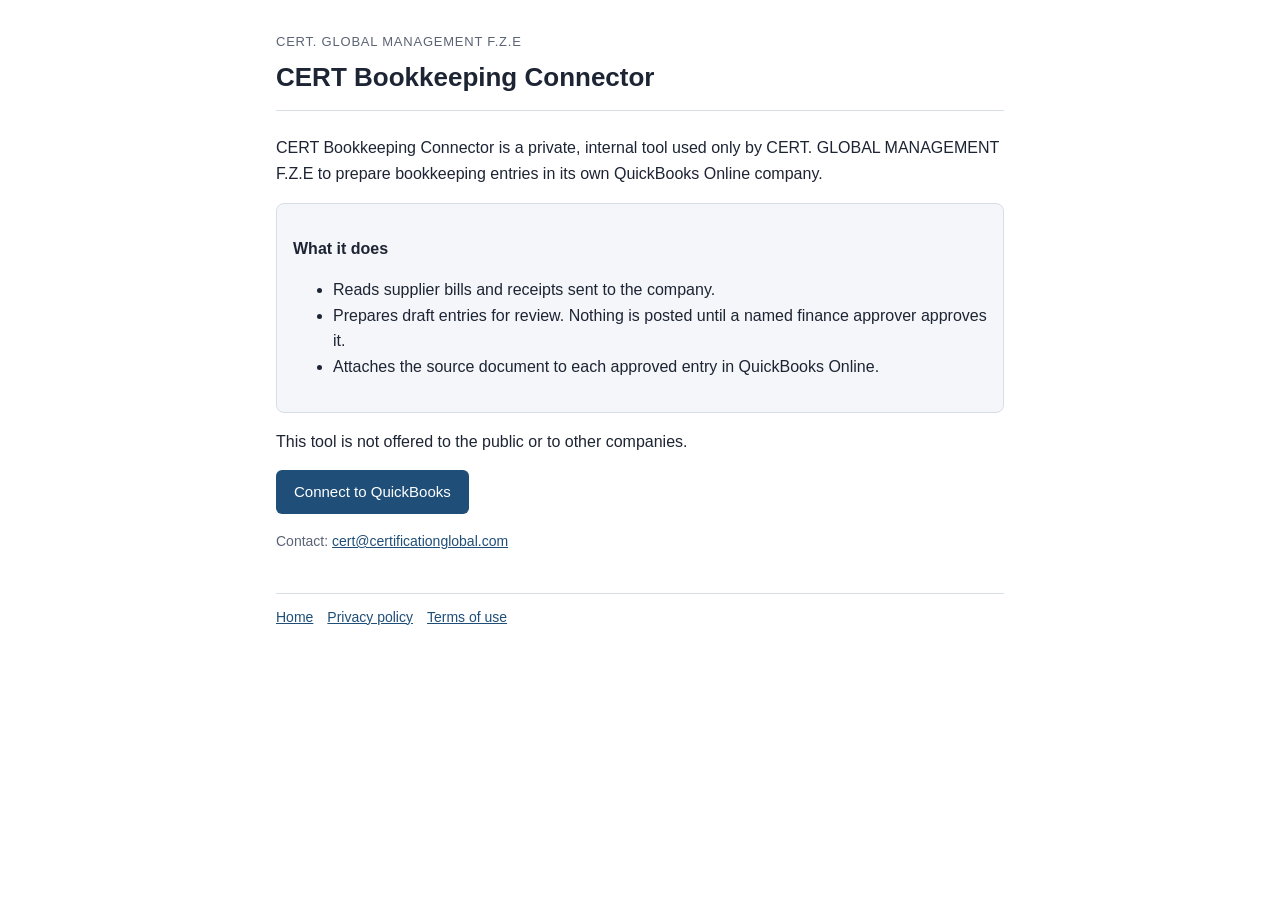
<file: index.html>
<!doctype html>
<html lang="en"><head><meta charset="utf-8"><meta name="viewport" content="width=device-width,initial-scale=1"><title>CERT Bookkeeping Connector</title><link rel="stylesheet" href="style.css"></head><body><main>
<header><div class="co">CERT. GLOBAL MANAGEMENT F.Z.E</div><h1>CERT Bookkeeping Connector</h1></header>
<p>CERT Bookkeeping Connector is a private, internal tool used only by CERT. GLOBAL MANAGEMENT F.Z.E to prepare bookkeeping entries in its own QuickBooks Online company.</p>
<div class="box">
<p><b>What it does</b></p>
<ul><li>Reads supplier bills and receipts sent to the company.</li>
<li>Prepares draft entries for review. Nothing is posted until a named finance approver approves it.</li>
<li>Attaches the source document to each approved entry in QuickBooks Online.</li></ul>
</div>
<p>This tool is not offered to the public or to other companies.</p>
<p><a class="btn" href="connect.html">Connect to QuickBooks</a></p>
<p class="muted">Contact: <a href="mailto:cert@certificationglobal.com">cert@certificationglobal.com</a></p>
<nav><a href="index.html">Home</a><a href="privacy.html">Privacy policy</a><a href="terms.html">Terms of use</a></nav></main></body></html>
</file>
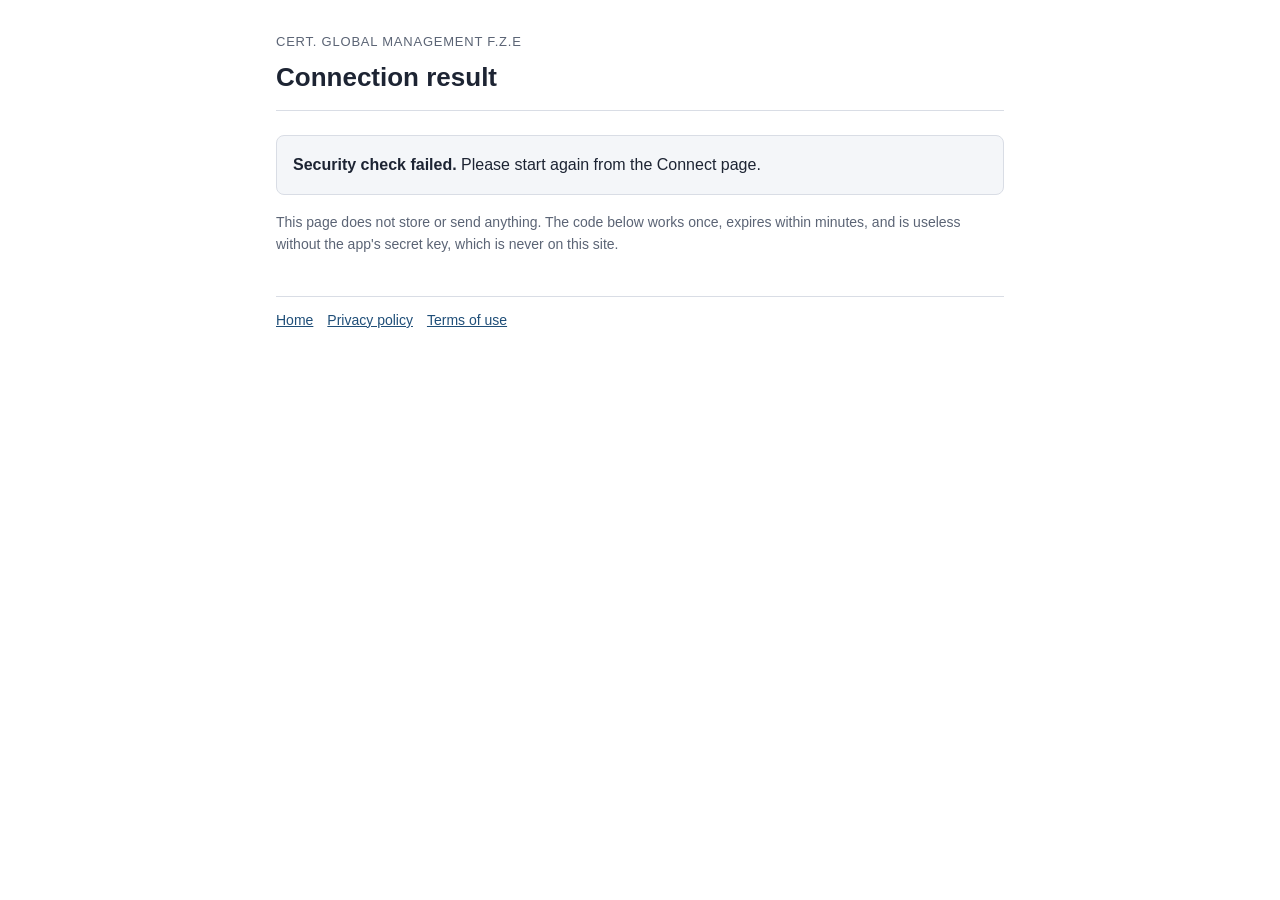
<file: callback.html>
<!doctype html>
<html lang="en"><head><meta charset="utf-8"><meta name="viewport" content="width=device-width,initial-scale=1"><title>Connection result</title><link rel="stylesheet" href="style.css"></head><body><main>
<header><div class="co">CERT. GLOBAL MANAGEMENT F.Z.E</div><h1>Connection result</h1></header>
<div id="out" class="box">Reading the response...</div>
<p class="muted">This page does not store or send anything. The code below works once, expires within minutes, and is useless without the app's secret key, which is never on this site.</p>
<script>
(function () {
  const p = new URLSearchParams(location.search), out = document.getElementById("out");
  const esc = s => String(s).replace(/[&<>"']/g, c => ({"&":"&amp;","<":"&lt;",">":"&gt;",'"':"&quot;","'":"&#39;"}[c]));
  if (p.get("error")) { out.innerHTML = "<b>Connection not completed:</b> " + esc(p.get("error")); return; }
  const expected = sessionStorage.getItem("oauth_state");
  sessionStorage.removeItem("oauth_state");
  if (!p.get("code") || !expected || p.get("state") !== expected) {
    out.innerHTML = "<b>Security check failed.</b> Please start again from the Connect page."; return; }
  out.innerHTML = "<p><b>Approved.</b> Copy the line below into the CERT Bookkeeping Connector app now:</p>" +
    "<p><code id='c'>" + esc(p.get("code")) + " " + esc(p.get("realmId") || "") + "</code></p>" +
    "<button class='btn' id='cp'>Copy</button>";
  document.getElementById("cp").onclick = () => navigator.clipboard.writeText(document.getElementById("c").textContent);
  history.replaceState(null, "", location.pathname);   // remove the code from the address bar
})();
</script>
<nav><a href="index.html">Home</a><a href="privacy.html">Privacy policy</a><a href="terms.html">Terms of use</a></nav></main></body></html>
</file>
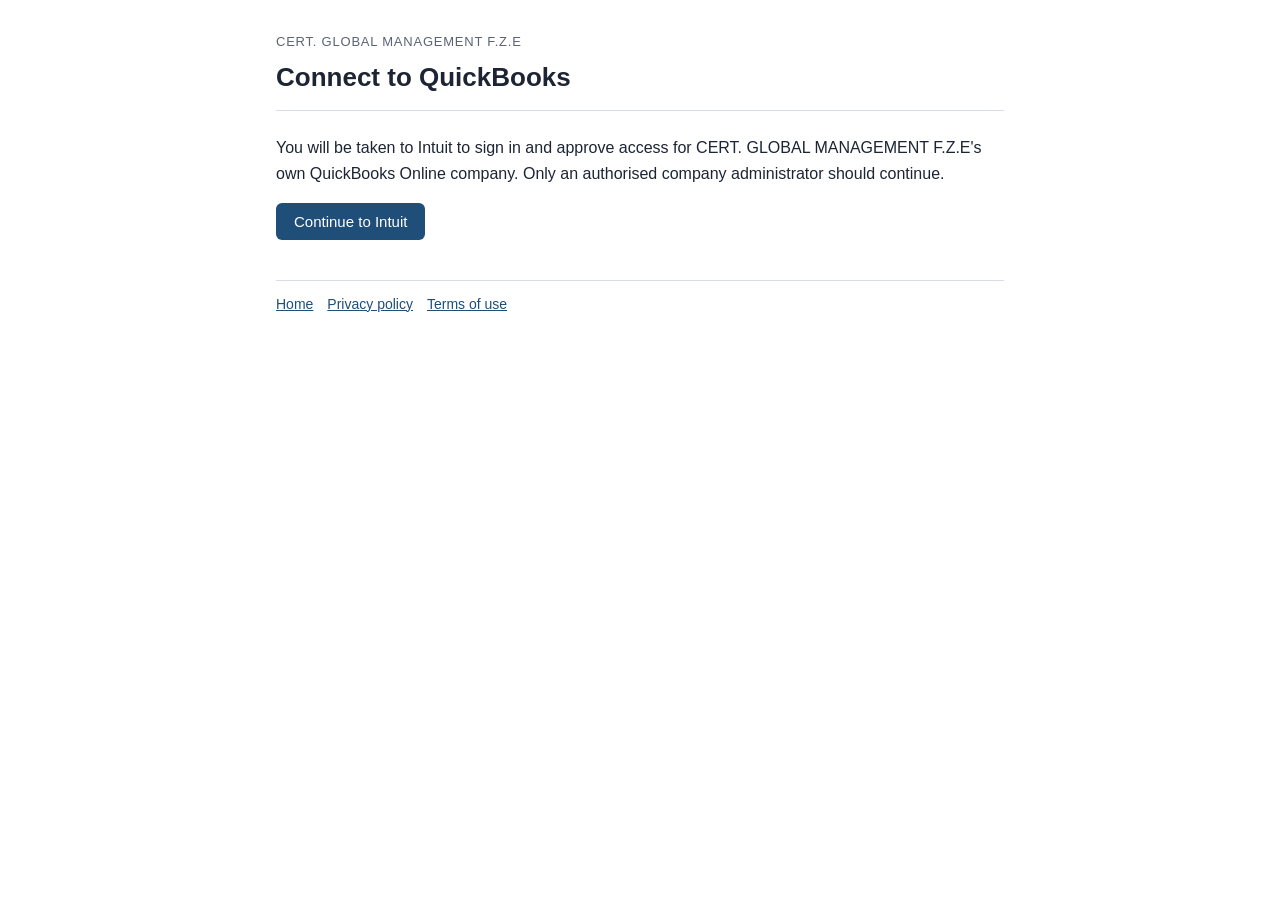
<file: connect.html>
<!doctype html>
<html lang="en"><head><meta charset="utf-8"><meta name="viewport" content="width=device-width,initial-scale=1"><title>Connect to QuickBooks</title><link rel="stylesheet" href="style.css"></head><body><main>
<header><div class="co">CERT. GLOBAL MANAGEMENT F.Z.E</div><h1>Connect to QuickBooks</h1></header>
<p>You will be taken to Intuit to sign in and approve access for CERT. GLOBAL MANAGEMENT F.Z.E's own QuickBooks Online company. Only an authorised company administrator should continue.</p>
<p><button class="btn" id="go">Continue to Intuit</button></p>
<p class="muted" id="msg"></p>
<script>
// Public OAuth 2.0 settings. The Client ID is public; the Client SECRET is never placed on this site.
const CLIENT_ID = "ABRAO72lQUMhCrPP8O7TrxNEGp5vyCX3NbADMXkvoXYJ04bTYI";
const REDIRECT_URI = new URL("callback.html", location.href).href;
const SCOPE = "com.intuit.quickbooks.accounting";
document.getElementById("go").onclick = function () {
  if (CLIENT_ID.startsWith("PASTE")) { document.getElementById("msg").textContent = "Setup not complete: Client ID not configured."; return; }
  const a = new Uint8Array(16); crypto.getRandomValues(a);
  const state = Array.from(a, b => b.toString(16).padStart(2, "0")).join("");
  sessionStorage.setItem("oauth_state", state);   // checked on callback (CSRF protection)
  const q = new URLSearchParams({client_id: CLIENT_ID, response_type: "code", scope: SCOPE,
                                 redirect_uri: REDIRECT_URI, state: state});
  location.href = "https://appcenter.intuit.com/connect/oauth2?" + q.toString();
};
</script>
<nav><a href="index.html">Home</a><a href="privacy.html">Privacy policy</a><a href="terms.html">Terms of use</a></nav></main></body></html>
</file>
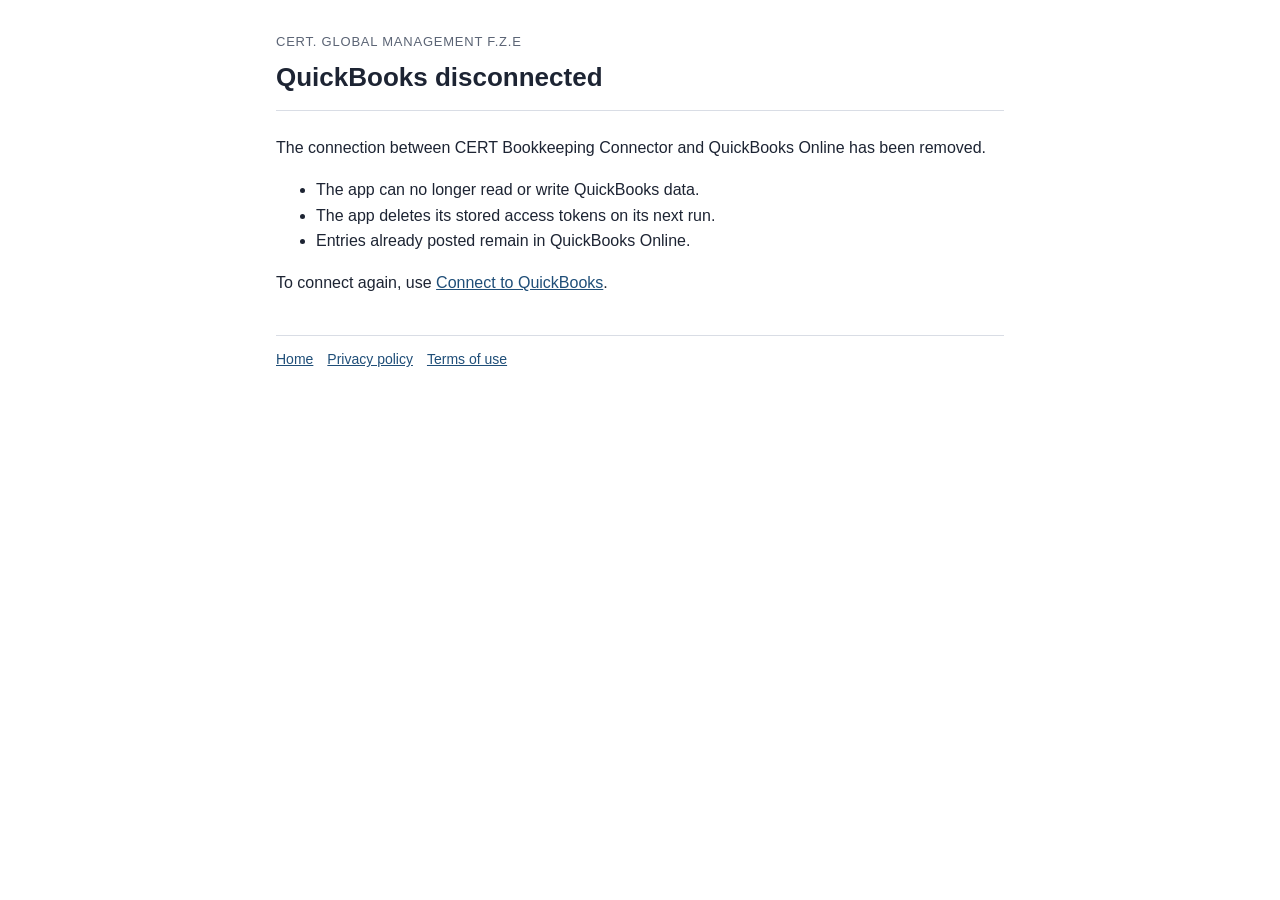
<file: disconnect.html>
<!doctype html>
<html lang="en"><head><meta charset="utf-8"><meta name="viewport" content="width=device-width,initial-scale=1"><title>Disconnected</title><link rel="stylesheet" href="style.css"></head><body><main>
<header><div class="co">CERT. GLOBAL MANAGEMENT F.Z.E</div><h1>QuickBooks disconnected</h1></header>
<p>The connection between CERT Bookkeeping Connector and QuickBooks Online has been removed.</p>
<ul><li>The app can no longer read or write QuickBooks data.</li>
<li>The app deletes its stored access tokens on its next run.</li>
<li>Entries already posted remain in QuickBooks Online.</li></ul>
<p>To connect again, use <a href="connect.html">Connect to QuickBooks</a>.</p>
<nav><a href="index.html">Home</a><a href="privacy.html">Privacy policy</a><a href="terms.html">Terms of use</a></nav></main></body></html>
</file>
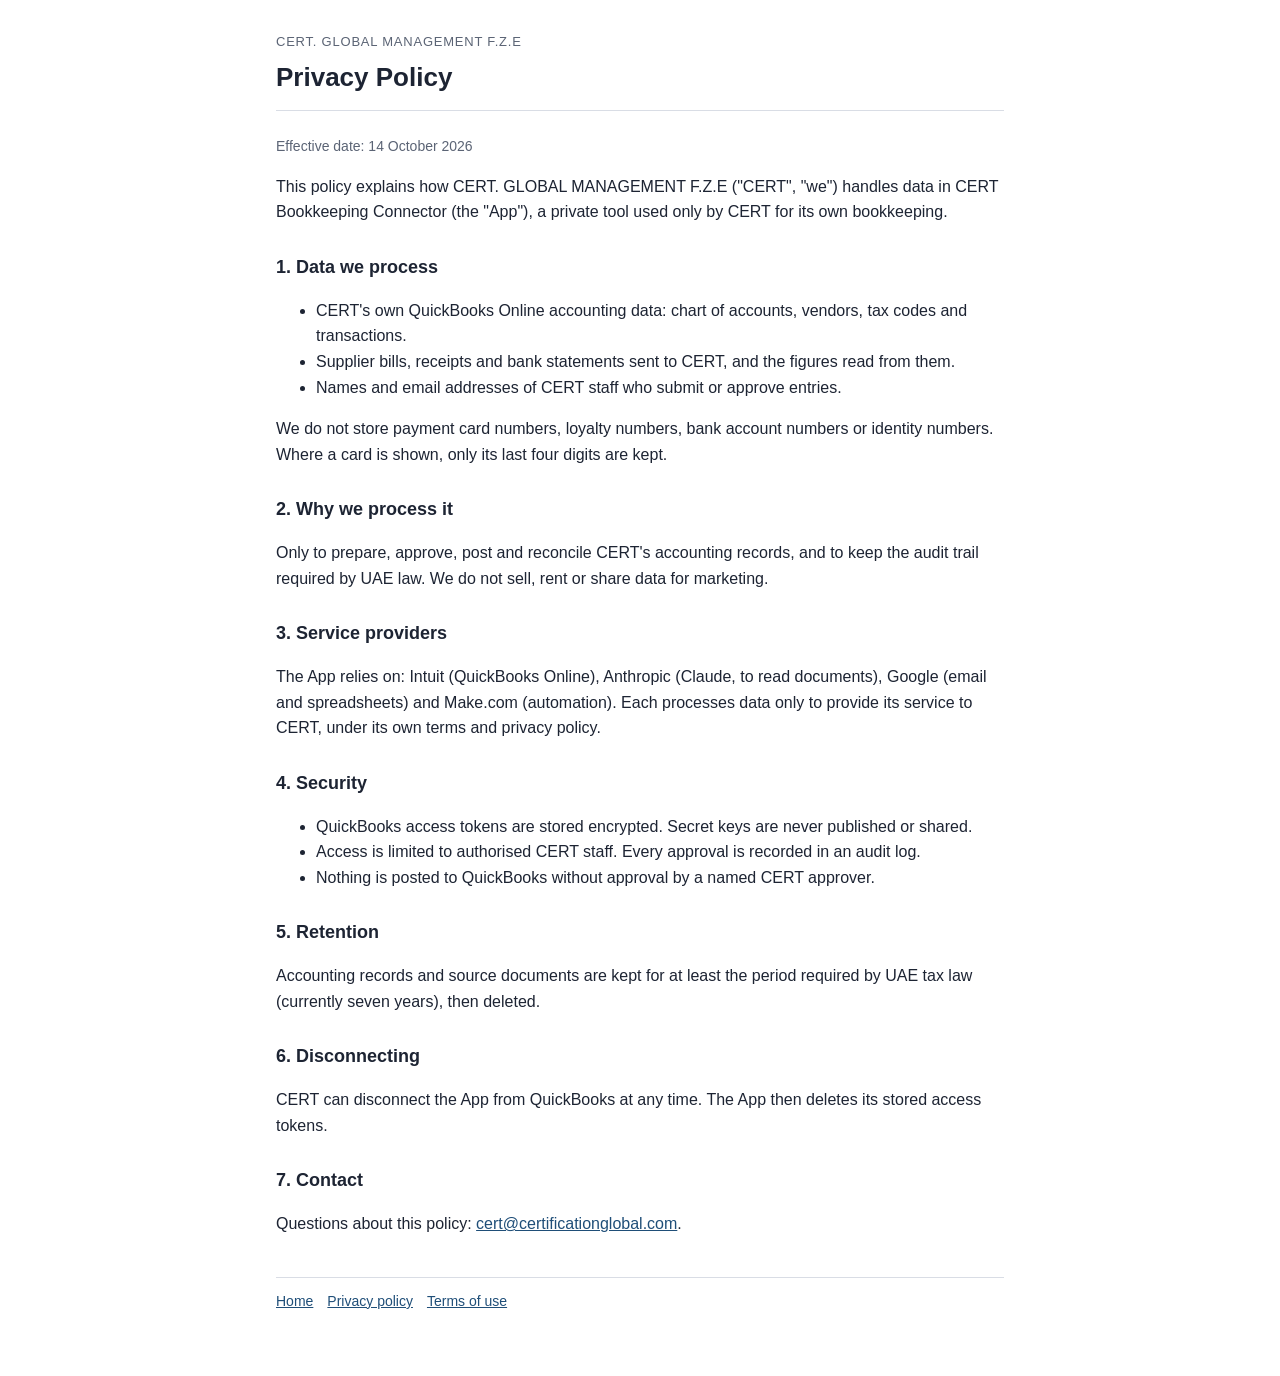
<file: privacy.html>
<!doctype html>
<html lang="en"><head><meta charset="utf-8"><meta name="viewport" content="width=device-width,initial-scale=1"><title>Privacy Policy</title><link rel="stylesheet" href="style.css"></head><body><main>
<header><div class="co">CERT. GLOBAL MANAGEMENT F.Z.E</div><h1>Privacy Policy</h1></header>
<p class="muted">Effective date: 14 October 2026</p>
<p>This policy explains how CERT. GLOBAL MANAGEMENT F.Z.E ("CERT", "we") handles data in CERT Bookkeeping Connector (the "App"), a private tool used only by CERT for its own bookkeeping.</p>
<h2>1. Data we process</h2>
<ul><li>CERT's own QuickBooks Online accounting data: chart of accounts, vendors, tax codes and transactions.</li>
<li>Supplier bills, receipts and bank statements sent to CERT, and the figures read from them.</li>
<li>Names and email addresses of CERT staff who submit or approve entries.</li></ul>
<p>We do not store payment card numbers, loyalty numbers, bank account numbers or identity numbers. Where a card is shown, only its last four digits are kept.</p>
<h2>2. Why we process it</h2>
<p>Only to prepare, approve, post and reconcile CERT's accounting records, and to keep the audit trail required by UAE law. We do not sell, rent or share data for marketing.</p>
<h2>3. Service providers</h2>
<p>The App relies on: Intuit (QuickBooks Online), Anthropic (Claude, to read documents), Google (email and spreadsheets) and Make.com (automation). Each processes data only to provide its service to CERT, under its own terms and privacy policy.</p>
<h2>4. Security</h2>
<ul><li>QuickBooks access tokens are stored encrypted. Secret keys are never published or shared.</li>
<li>Access is limited to authorised CERT staff. Every approval is recorded in an audit log.</li>
<li>Nothing is posted to QuickBooks without approval by a named CERT approver.</li></ul>
<h2>5. Retention</h2>
<p>Accounting records and source documents are kept for at least the period required by UAE tax law (currently seven years), then deleted.</p>
<h2>6. Disconnecting</h2>
<p>CERT can disconnect the App from QuickBooks at any time. The App then deletes its stored access tokens.</p>
<h2>7. Contact</h2>
<p>Questions about this policy: <a href="mailto:cert@certificationglobal.com">cert@certificationglobal.com</a>.</p>
<nav><a href="index.html">Home</a><a href="privacy.html">Privacy policy</a><a href="terms.html">Terms of use</a></nav></main></body></html>
</file>
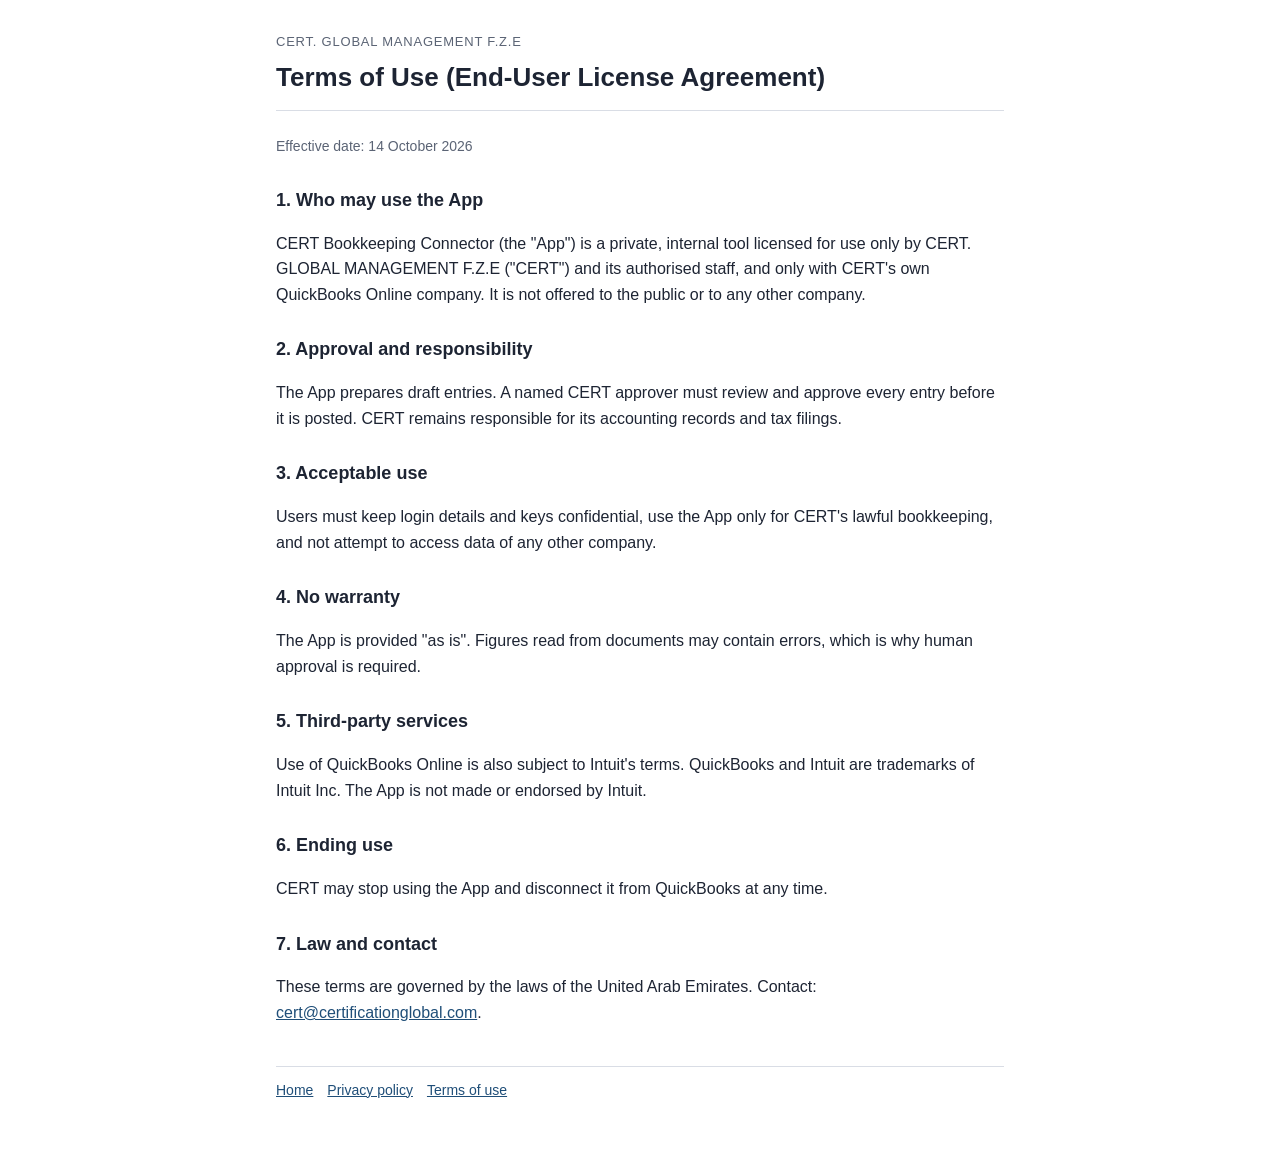
<file: terms.html>
<!doctype html>
<html lang="en"><head><meta charset="utf-8"><meta name="viewport" content="width=device-width,initial-scale=1"><title>Terms of Use</title><link rel="stylesheet" href="style.css"></head><body><main>
<header><div class="co">CERT. GLOBAL MANAGEMENT F.Z.E</div><h1>Terms of Use (End-User License Agreement)</h1></header>
<p class="muted">Effective date: 14 October 2026</p>
<h2>1. Who may use the App</h2>
<p>CERT Bookkeeping Connector (the "App") is a private, internal tool licensed for use only by CERT. GLOBAL MANAGEMENT F.Z.E ("CERT") and its authorised staff, and only with CERT's own QuickBooks Online company. It is not offered to the public or to any other company.</p>
<h2>2. Approval and responsibility</h2>
<p>The App prepares draft entries. A named CERT approver must review and approve every entry before it is posted. CERT remains responsible for its accounting records and tax filings.</p>
<h2>3. Acceptable use</h2>
<p>Users must keep login details and keys confidential, use the App only for CERT's lawful bookkeeping, and not attempt to access data of any other company.</p>
<h2>4. No warranty</h2>
<p>The App is provided "as is". Figures read from documents may contain errors, which is why human approval is required.</p>
<h2>5. Third-party services</h2>
<p>Use of QuickBooks Online is also subject to Intuit's terms. QuickBooks and Intuit are trademarks of Intuit Inc. The App is not made or endorsed by Intuit.</p>
<h2>6. Ending use</h2>
<p>CERT may stop using the App and disconnect it from QuickBooks at any time.</p>
<h2>7. Law and contact</h2>
<p>These terms are governed by the laws of the United Arab Emirates. Contact: <a href="mailto:cert@certificationglobal.com">cert@certificationglobal.com</a>.</p>
<nav><a href="index.html">Home</a><a href="privacy.html">Privacy policy</a><a href="terms.html">Terms of use</a></nav></main></body></html>
</file>
<file: style.css>
:root{--ink:#1d2433;--muted:#5b6475;--line:#d9dde5;--accent:#1f4e78;--bg:#fff;--soft:#f4f6f9}
@media (prefers-color-scheme:dark){:root{--ink:#e7eaf0;--muted:#a3abba;--line:#343b48;--accent:#7fb2e5;--bg:#14181f;--soft:#1c222c}}
*{box-sizing:border-box}body{margin:0;background:var(--bg);color:var(--ink);font:16px/1.6 -apple-system,Segoe UI,Arial,sans-serif}
main{max-width:760px;margin:0 auto;padding:32px 16px 64px}
header{border-bottom:1px solid var(--line);padding-bottom:12px;margin-bottom:24px}
header .co{font-size:13px;letter-spacing:.06em;text-transform:uppercase;color:var(--muted)}
h1{font-size:26px;margin:4px 0 0}h2{font-size:18px;margin:28px 0 6px}
a{color:var(--accent)}.muted{color:var(--muted);font-size:14px}
.box{background:var(--soft);border:1px solid var(--line);border-radius:8px;padding:16px;margin:16px 0}
.btn{display:inline-block;background:var(--accent);color:#fff;border:0;border-radius:6px;padding:10px 18px;font-size:15px;text-decoration:none;cursor:pointer}
code{font-family:Consolas,monospace;background:var(--soft);border:1px solid var(--line);border-radius:4px;padding:2px 6px;word-break:break-all}
nav{margin-top:40px;border-top:1px solid var(--line);padding-top:12px;font-size:14px}nav a{margin-right:14px}
</file>
